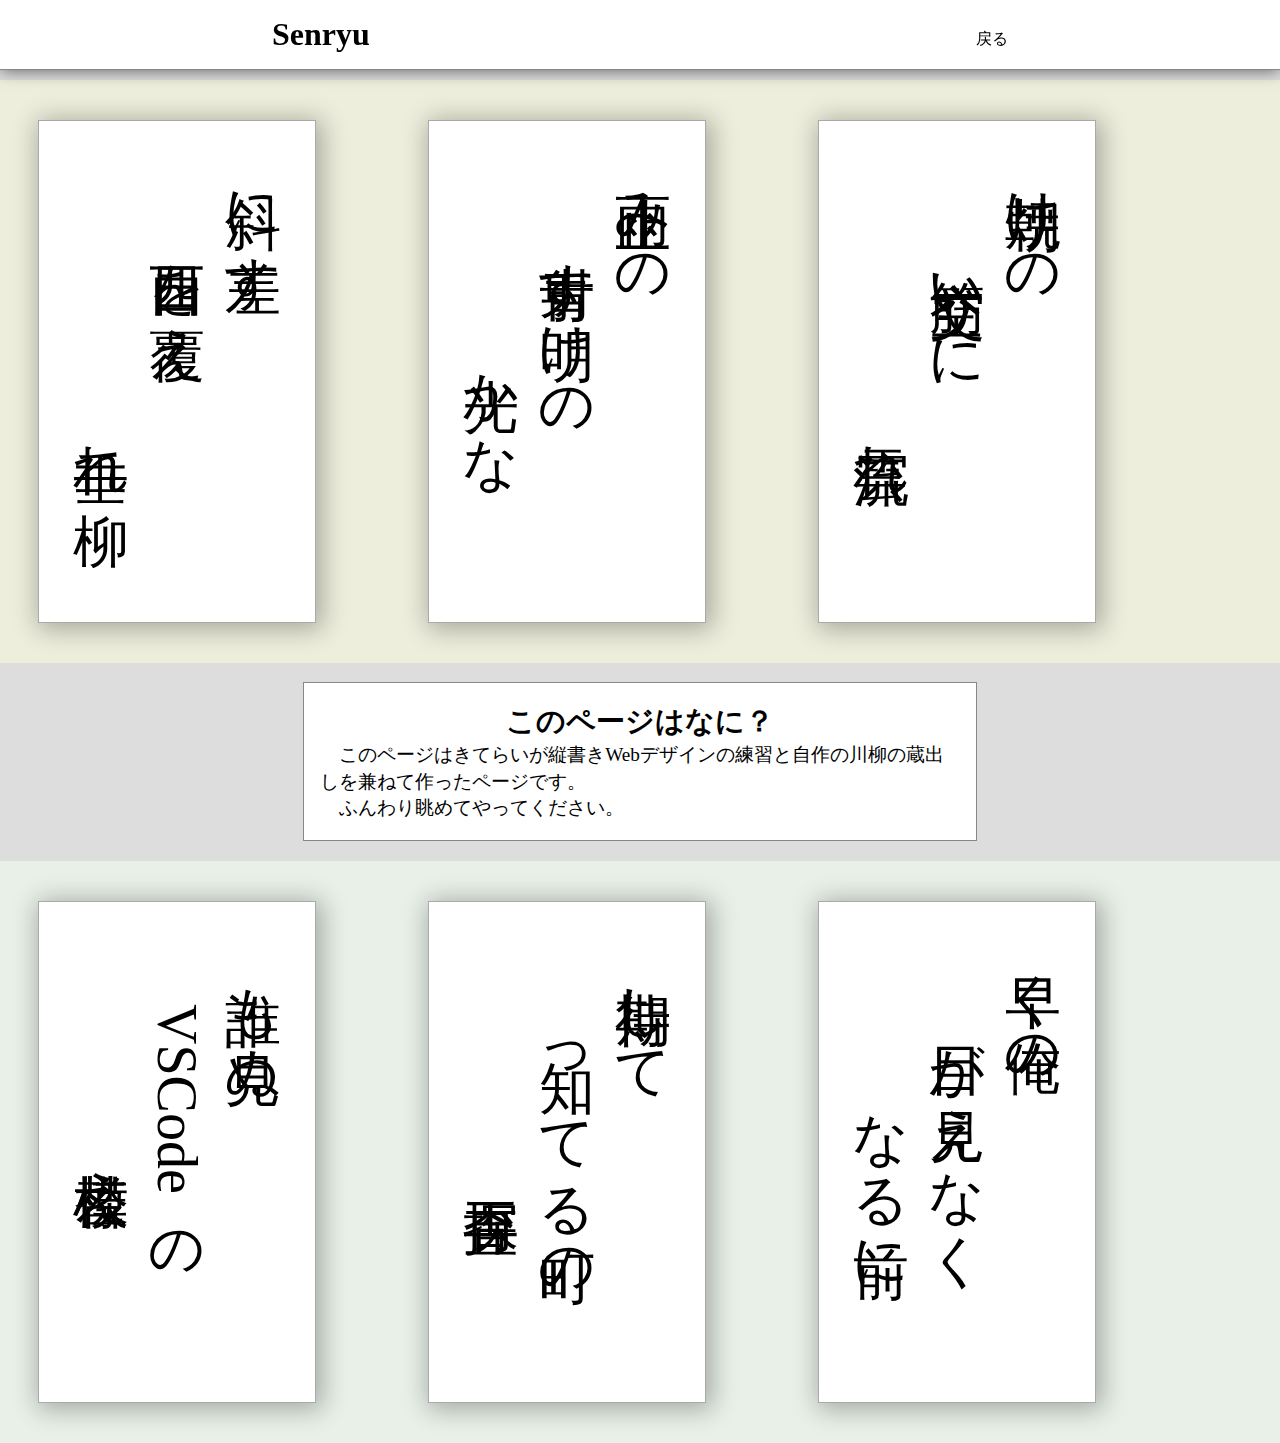
<file: public/index.html>
<!DOCTYPE html>
<html>
    <head prefix="og: http://ogp.me/ns# fb: http://ogp.me/ns/fb# article: http://ogp.me/ns/article#">
        <meta charset="utf-8" />
        <meta property="og:url" content="https://k.foolslab.net/senryu/" />
        <meta property="og:type" content="article" />
        <meta property="og:title" content="Senryu" />
        <meta property="og:description" content="川柳です。" />
        <meta property="og:image" content="https://k.foolslab.net/senryu/ogp.png" />
        <meta name="viewport" content="width=device-width,initial-scale=1" />
        <title>Senryu</title>
        <link rel="stylesheet" href="main.css" />
    </head>
    <body>
        <header>
            <div class="header-column">
                <h1>Senryu</h1>
                <nav class="header-right">
                    <a href="https://k.foolslab.net" class="simplelink">戻る</a>
                </nav>
            </div>
        </header>
        <main>
            <div class="horizontal-wrapper color-washi">
                <div class="senryu-container">
                    <div class="senryu">
                        <p class="ind0">朝焼けの</p>
                        <p class="ind3">空筋交いに</p>
                        <p class="ind9">雲流れ</p>
                    </div>
                    <div class="senryu">
                        <p class="ind0">雨止みの</p>
                        <p class="ind2p">青射す明けの</p>
                        <p class="ind6p">光かな</p>
                    </div>
                    <div class="senryu">
                        <p class="ind0">斜に差す</p>
                        <p class="ind2p">西日を覆え</p>
                        <p class="ind9">垂れ柳</p>
                    </div>
                    <div class="senryu">
                        <p class="ind0">座り込む</p>
                        <p class="ind1">さんかく耳の</p>
                        <p class="ind3">毛むくじゃら</p>
                    </div>
                    <div class="senryu">
                        <p class="ind0">雲境</p>
                        <p class="ind2">ビル紫に</p>
                        <p class="ind5">染め上げて</p>
                    </div>
                    <div class="senryu">
                        <p class="ind0">物音の</p>
                        <p class="ind2p">正体つかぬ</p>
                        <p class="ind5">ままに去る</p>
                    </div>
                    <div class="senryu">
                        <p class="ind0">薄虹の</p>
                        <p class="ind1">見ように見えぬ</p>
                        <p class="ind9">仰角よ</p>
                    </div>
                    <div class="senryu">
                        <p class="ind0">浜カラス</p>
                        <p class="ind3p">足跡残し</p>
                        <p class="ind9">屑突き</p>
                    </div>
                    <div class="senryu">
                        <p class="ind0">街明かり</p>
                        <p class="ind3">霞溶け落つ</p>
                        <p class="ind9">雲の底</p>
                    </div>
                </div>
            </div>
            <div class="welcome">
                <h2><nobr>このページは<wbr />なに？</nobr></h2>
                <p>このページは<a href="https://k.foolslab.net" class="simplelink">きてらい</a>が縦書きWebデザインの練習と自作の川柳の蔵出しを兼ねて作ったページです。</p>
                <p>ふんわり眺めてやってください。</p>
                <h2></h2>
                <div></div>
            </div>
            <div class="horizontal-wrapper color-matcha">
                <div class="senryu-container">
                    <div class="senryu">
                        <p class="ind0">早く俺の</p>
                        <p class="ind2p">目が見えなく</p>
                        <p class="ind5">なる前に</p>
                    </div>
                    <div class="senryu">
                        <p class="ind0p">期待して</p>
                        <p class="ind3">知ってる町の</p>
                        <p class="ind8">再探査</p>
                    </div>
                    <div class="senryu">
                        <p class="ind0p">誰も見ぬ</p>
                        <p class="ind2p">VSCodeの</p>
                        <p class="ind7">模様替え</p>
                    </div>
                    <div class="senryu">
                        <p class="ind0">うめき声</p>
                        <p class="ind2">進まぬタスク</p>
                        <p class="ind5">床に入る</p>
                    </div>
                    <div class="senryu">
                        <p class="ind1p">誰だ誰だ</p>
                        <p class="ind2p">誰だよ誰だ</p>
                        <p class="ind3p">知らんわ</p>
                    </div>
                    <div class="senryu">
                        <p class="ind0">脳内で</p>
                        <p class="ind2">クソと神が</p>
                        <p class="ind5">交互に踊る</p>
                    </div>
                    <div class="senryu">
                        <p class="ind1">本　机</p>
                        <p class="ind1p">ゴミ箱　布団</p>
                        <p class="ind8">光る板</p>
                    </div>
                    <div class="senryu">
                        <p class="ind1">あの桜</p>
                        <p class="ind1p">シェアせむとては</p>
                        <p class="ind8">スマホ出し</p>
                    </div>
                </div>
            </div>
        </main>
        <script>

            const elems = document.getElementsByClassName('horizontal-wrapper');
            for(elem of elems){
                const first = elem.firstElementChild.firstElementChild;
                const firstW = first.clientWidth;
                elem.scrollLeft = first.offsetLeft - (window.innerWidth / 2 - firstW / 2);
                elem.classList.add('visible');
            }
            // const senryus = document.getElementsByClassName('senryu');
            // for(senryu of senryus){
            //     senryu.onclick =
            //         (function(elem){
            //             return function(){
            //                 elem.scrollIntoView({
            //                     'behavior' : 'smooth',
            //                     'block' : 'center'
            //                 })
            //             }
            //         })(senryu);
            // }
        </script>
    </body>
</html>
</file>
<file: public/main.css>
html, body, h1, h2, p{
    margin: 0;
}

body {
    background-color: #DDD;
}

header{
    width: 100%;
    border-bottom: 1px solid #888;
    padding: 1rem 0;
    position: fixed;
    top:0;
    background-color: #FFF;
    box-shadow: 0 0 1rem rgba(0, 0, 0, 0.6);
    z-index: 9999;
}

header h1{
    display: inline-block;
    font-size: 2em;
}

header a{
    height: 1.3em;
}

.simplelink{
    color: #000;
    text-decoration: none;
    text-indent: 0;
    display: inline-block;
    height: 1.3em;
    border-bottom: 2px solid transparent;
}
.simplelink:hover{
    border-bottom-color: #000;
}

main{
    margin-top: 5em;
}

.header-column{
    width: 80%;
    max-width: 50rem;
    margin: 0 auto;
    padding: 0 2rem;
    box-sizing: border-box;
}

.header-left{
    float:left;
}

.header-right{
    float: right;
    text-align: right;
    padding: 0.8em 0 0;
}

.main-column{
    width: 100%;
    max-width: 50rem;
    margin: 0 auto;
}

.horizontal-wrapper{
    opacity: 0;
    overflow-x: scroll;
    text-align: center;
    /* transition: opacity 2s; */
}

.horizontal-wrapper.visible{
    opacity: 1;
}

.horizontal-wrapper::-webkit-scrollbar {
    height: 6px;
}

.horizontal-wrapper::-webkit-scrollbar-track {
    
}

.horizontal-wrapper::-webkit-scrollbar-thumb {
  background-color: #998;
  border-radius: 3px;
}

.welcome {
    /* height: 12em; */
    /* writing-mode: vertical-rl; */
    text-align: start;
    border: 1px solid #888;
    font-family: serif;
    font-size: 1.2rem;
    text-indent: 1em;
    padding: 1.2rem 1rem;
    margin: 1.2rem auto;
    width: 80%;
    max-width: 40rem;
    background-color: #FFF;
}

.welcome h2{
    text-indent: 0;
    text-align: center;
}

.senryu-container{
    padding: 2.5rem 8rem 2.5rem;
    display: inline-flex;
    flex-direction: row-reverse;
}

.color-washi{
    background-color: #EED;
}

.color-matcha{
    background-color: #E8F0E8;
}

.senryu{
    writing-mode: vertical-rl;
    /* text-orientation: upright; */
    font-size: 3.5em;
    font-family: serif;
    padding: 2rem 1.5rem 2rem;
    height: 7.8em;
    border: 1px solid #AAA;
    box-shadow: 0.2rem 0.2rem 1.5rem 0.2rem rgba(0, 0, 0, 0.3);
    margin: 0 3.5rem;
    background-color: #FFF;
    text-align: start;
}

.senryu .ind1{
    text-indent: 0.5em;
}
.senryu .ind2{
    text-indent: 1.0em;
}
.senryu .ind3{
    text-indent: 1.5em;
}
.senryu .ind4{
    text-indent: 2.0em;
}
.senryu .ind5{
    text-indent: 2.5em;
}
.senryu .ind6{
    text-indent: 3.0em;
}
.senryu .ind7{
    text-indent: 3.5em;
}
.senryu .ind8{
    text-indent: 4.0em;
}
.senryu .ind9{
    text-indent: 4.5em;
}
.senryu .ind10{
    text-indent: 5.0em;
}

.senryu .ind0p{
    text-indent: 0.25em;
}
.senryu .ind1p{
    text-indent: 0.75em;
}
.senryu .ind2p{
    text-indent: 1.25em;
}
.senryu .ind3p{
    text-indent: 1.75em;
}
.senryu .ind4p{
    text-indent: 2.25em;
}
.senryu .ind5p{
    text-indent: 2.75em;
}
.senryu .ind6p{
    text-indent: 3.25em;
}
.senryu .ind7p{
    text-indent: 3.75em;
}
.senryu .ind8p{
    text-indent: 4.25em;
}
.senryu .ind9p{
    text-indent: 4.75em;
}
.senryu .ind10p{
    text-indent: 5.25em;
}

@media screen and (max-width: 768px) {
    .header-column{
        width: 100%;
        padding: 0 1rem;
    }

    .senryu-container{
        padding: 2rem 3rem 2.5rem;
    }

    .senryu{
        font-size: 2.5em;
        padding: 2rem 1.5rem 2rem;
        margin: 0 2.5rem;
    }

    .welcome{
        width: auto;
        margin: 1rem 2rem;
    }
}
</file>
